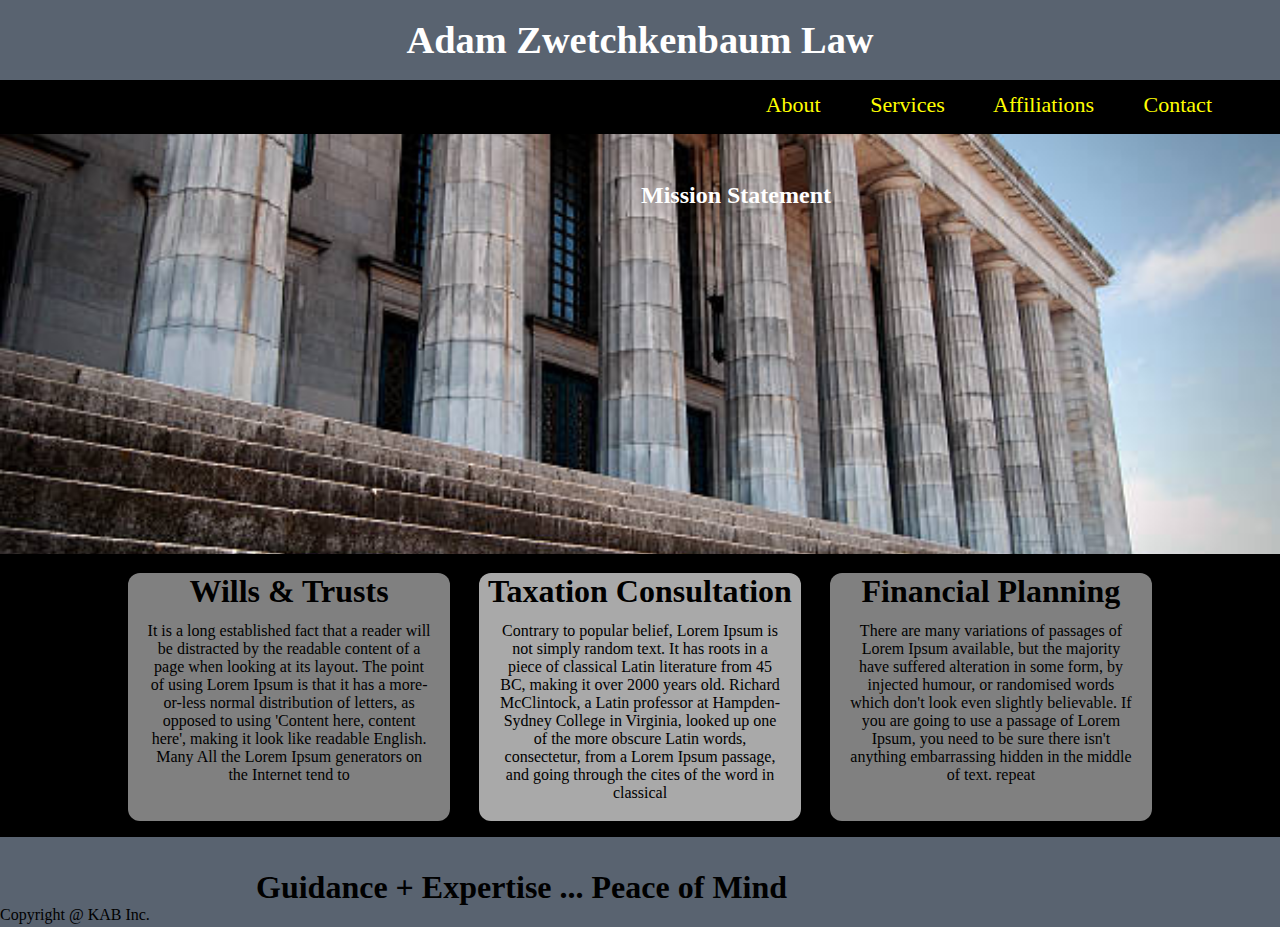
<file: index.htm>
<head>
<title> Lone Justice </title>

<link rel="styleSheet"  type="text/css"  href="CSS/frontCSS.css" />

<style>

*, *::after, *::before { 
	padding: 0; margin: 0; box-sizing: border-box;
	}
  
@media(max-width: 600px ){ 

	.container {
		display:block;
	}
	.box {
		margin-bottom: 1.6rem;
	}
	nav {
		display:flex;
	}
	nav a { padding: 12px ;}
 }

</style>

</head>

<body>

	<header> <h1> Adam Zwetchkenbaum Law </h1>  </header>
	<nav>
		<a href="./Pages/About.html"> About</a> 
		<a href="./Pages/formSubmit.html"> Services</a> 
		<a href="./Pages/formSMTP.html">Affiliations </a>
		<a href="./Pages/formSpree.html">Contact</a> 
	</nav>
   
 	<div class="showcase"> 
		<h2> Mission Statement </h2>
		<!--
		<p>quality legal advice available. </p>
		<ul>
			<li>guidance  </li>
			<li> protection</li>
			<li> reassurance </li>
		</ul>
		<p>efficient cost effective povide high    from prosecustion</p>
		-->
	</div>

	<div class="container">

		<section  class="box">
		<h1>Wills & Trusts</h1>
		<p>It is a long established fact that a reader will be distracted by the readable content of a page when looking at its layout. The point of using Lorem Ipsum is that it has a more-or-less normal distribution of letters, as opposed to using 'Content here, content here', making it look like readable English. Many  All the Lorem Ipsum generators on the Internet tend to </p>
 		</section>
 
 		<section  class="box" style="background-color:darkgray;" >
		<h1>Taxation Consultation</h1>
		<p>Contrary to popular belief, Lorem Ipsum is not simply random text. It has roots in a piece of classical Latin literature from 45 BC, making it over 2000 years old. Richard McClintock, a Latin professor at Hampden-Sydney College in Virginia, looked up one of the more obscure Latin words, consectetur, from a Lorem Ipsum passage, and going through the cites of the word in classical    </p>
 		</section>
 
 		<section  class="box">
		<h1>Financial Planning</h1>
		<p>There are many variations of passages of Lorem Ipsum available, but the majority have suffered alteration in some form, by injected humour, or randomised words which don't look even slightly believable. If you are going to use a passage of Lorem Ipsum, you need to be sure there isn't anything embarrassing hidden in the middle of text. repeat   </p>
 		</section>
	</div>
 
 
 <footer>
 <h1> Guidance + Expertise  ... Peace of Mind </h1>
 <p>Copyright @ KAB Inc.</p>
 </footer>
 

</body>
</file>
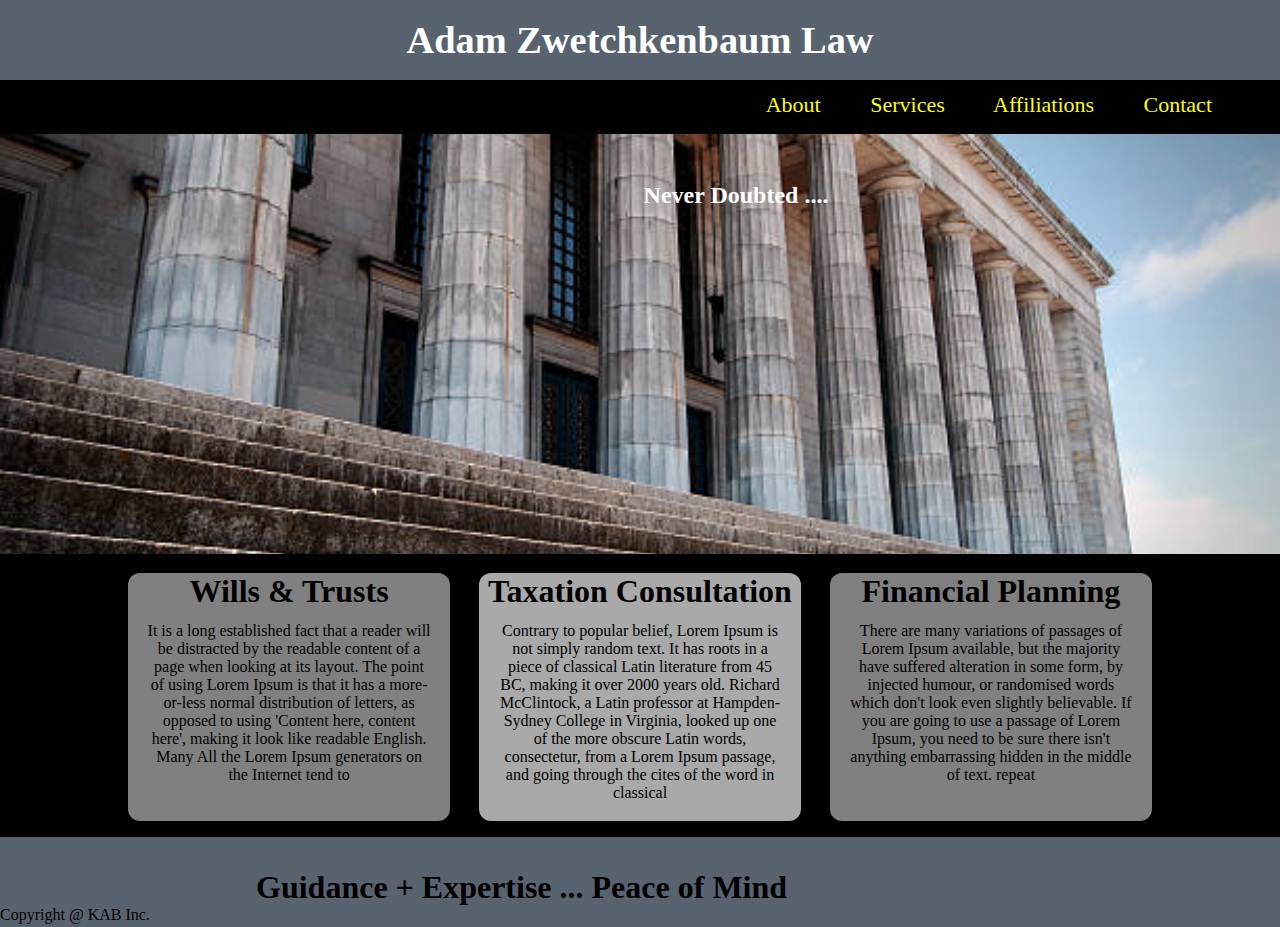
<file: index.html>
<head>
<title> Lone Justice </title>

<link rel="styleSheet"  type="text/css"  href="CSS/frontCSS.css" />

<style>

*, *::after, *::before { 
	padding: 0; margin: 0; box-sizing: border-box;
	}
  
@media(max-width: 600px ){ 

	.container {
		display:block;
	}
	.box {
		margin-bottom: 1.6rem;
	}
	nav {
		display:flex;
	}
	nav a { padding: 12px ;}
 }

</style>

</head>

<body>

	<header> <h1> Adam Zwetchkenbaum Law </h1>  </header>
	<nav>
		<a href="./Pages/About.html"> About</a> 
		<a href="./Pages/formSubmit.html"> Services</a> 
		<a href="./Pages/formSMTP.html">Affiliations </a>
		<a href="./Pages/formSpree.html">Contact</a> 
	</nav>
   
 	<div class="showcase"> 
		<h2> Never Doubted .... </h2>
		<!--
		<p>quality legal advice available. </p>
		<ul>
			<li>guidance  </li>
			<li> protection</li>
			<li> reassurance </li>
		</ul>
		<p>efficient cost effective povide high    from prosecustion</p>
		-->
	</div>

	<div class="container">

		<section  class="box">
		<h1>Wills & Trusts</h1>
		<p>It is a long established fact that a reader will be distracted by the readable content of a page when looking at its layout. The point of using Lorem Ipsum is that it has a more-or-less normal distribution of letters, as opposed to using 'Content here, content here', making it look like readable English. Many  All the Lorem Ipsum generators on the Internet tend to </p>
 		</section>
 
 		<section  class="box" style="background-color:darkgray;" >
		<h1>Taxation Consultation</h1>
		<p>Contrary to popular belief, Lorem Ipsum is not simply random text. It has roots in a piece of classical Latin literature from 45 BC, making it over 2000 years old. Richard McClintock, a Latin professor at Hampden-Sydney College in Virginia, looked up one of the more obscure Latin words, consectetur, from a Lorem Ipsum passage, and going through the cites of the word in classical    </p>
 		</section>
 
 		<section  class="box">
		<h1>Financial Planning</h1>
		<p>There are many variations of passages of Lorem Ipsum available, but the majority have suffered alteration in some form, by injected humour, or randomised words which don't look even slightly believable. If you are going to use a passage of Lorem Ipsum, you need to be sure there isn't anything embarrassing hidden in the middle of text. repeat   </p>
 		</section>
	</div>
 
 
 <footer>
 <h1> Guidance + Expertise  ... Peace of Mind </h1>
 <p>Copyright @ KAB Inc.</p>
 </footer>
 

</body>
</file>
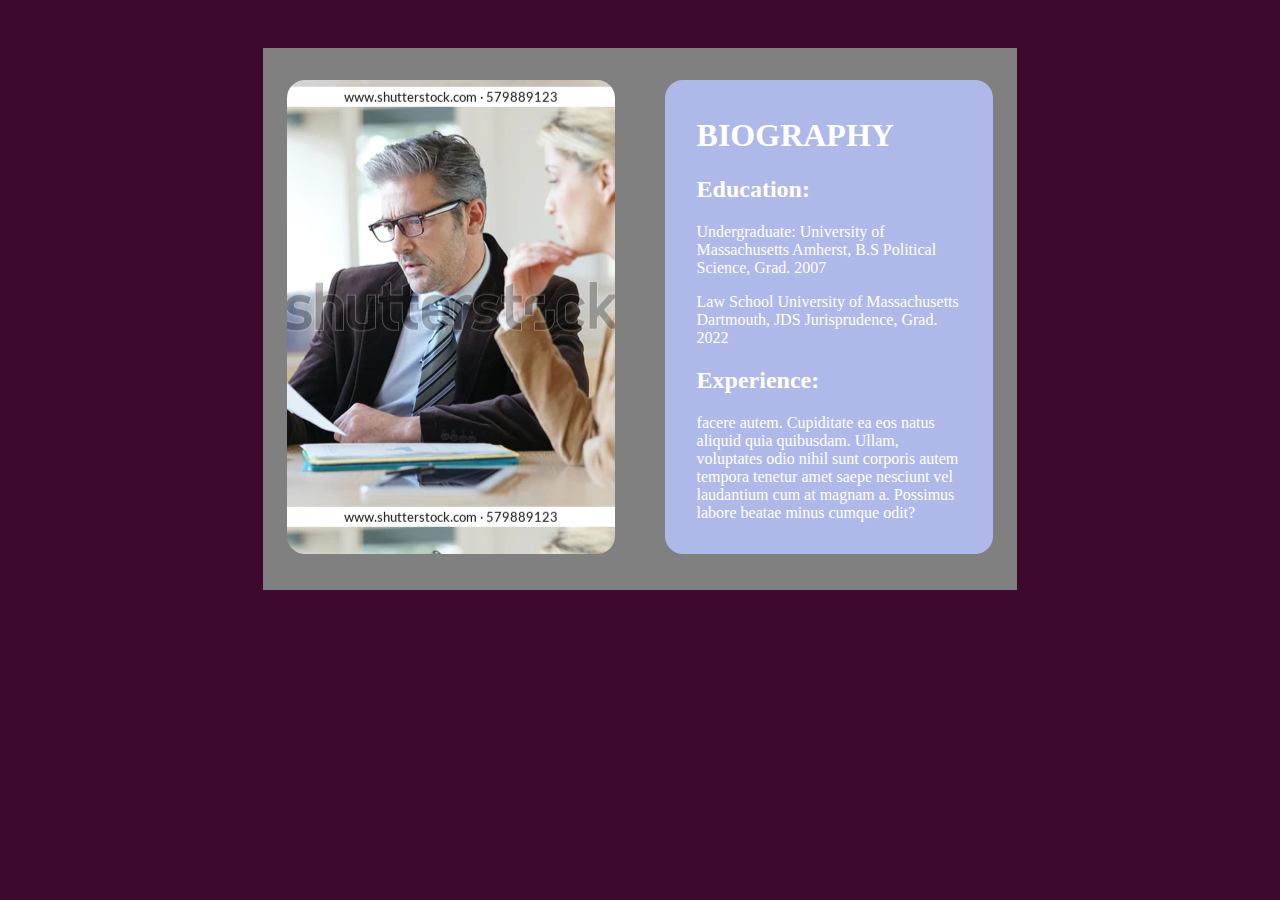
<file: Pages/About.html>
<html>

<head>
<style>
   

body {
background-color: rgb(63, 9, 45);
max-width: 820px;
margin:auto;

}


 .container {
        width: 94%;
        background-color: gray;
        display:block;
        margin: 3em auto;
        padding-top: 2em;
}


.box_img {
    background-color: rgb(140, 238, 177);
    background-image: url('../Images/woman-meeting-notary-advice-600w-579889123.webp');
    background-position: center cneter;

    height: 34vh; 
   /* height: auto; */
    margin: 0 1em 2em;
    padding: 4em 2em;
    border-radius: 18px;
    color: white;
}

.box {
    background-color: rgb(175, 185, 233);
    margin: 0 1em 2em;
    padding: 1em 2em;
    border-radius: 18px;
    color: white;
   /* min-width: 500px; */
}

@media ( min-width: 600px)
{

    .container {
        width: 92%;
        background-color: gray;
        display: flex;
     /*   grid-template-columns: 1fr 1fr;
        grid-gap: 24px; */
       justify-content: space-around;
        align-items:stretch ;
        max-width: 800px;
    }

    .box_img {
     background-color: rgb(140, 238, 177);
     background-image: url('../Images/woman-meeting-notary-advice-600w-579889123.webp');
     background-position: center center;
     height: auto;
     flex-basis: 35%; 
     align-self: stretch; 
     border-radius: 18px;
     color: white;
     margin: 0 0 4vh;
    /* min-height: 38vh; */
    }
 
    .box {
    background-color: rgb(175, 185, 233); 
    flex-basis: 35%; 
    height: auto;
    margin: 0 0 4vh 0;
    border-radius: 18px;
    color: white;
    /* min-width: 500px; */
    }

}


</style>


</head>
    <body>


    <div class="container">

        <section class="box_img">
           <!--  <h1>  Img box</h1>
            <img src="Images\woman-meeting-notary-advice-600w-579889123.webp" width="220" alt="Add Picture"> -->
        </section>
        


    <section class="box">
        <h1>  BIOGRAPHY</h1>
        <h2>  Education:</h2>
        <p>  Undergraduate: University of Massachusetts Amherst, B.S Political Science, Grad. 2007  </p>
        <p>  Law School University of Massachusetts Dartmouth, JDS Jurisprudence, Grad. 2022  </p>
        <h2>  Experience:</h2>
         <p>  facere autem. Cupiditate ea eos natus aliquid
                 quia quibusdam. Ullam, voluptates odio nihil sunt corporis autem tempora tenetur
                  amet saepe nesciunt vel laudantium cum at magnam a. Possimus labore beatae minus cumque odit?
        </p>
    </section>

    </div>
        
    </body>




</html>
</file>
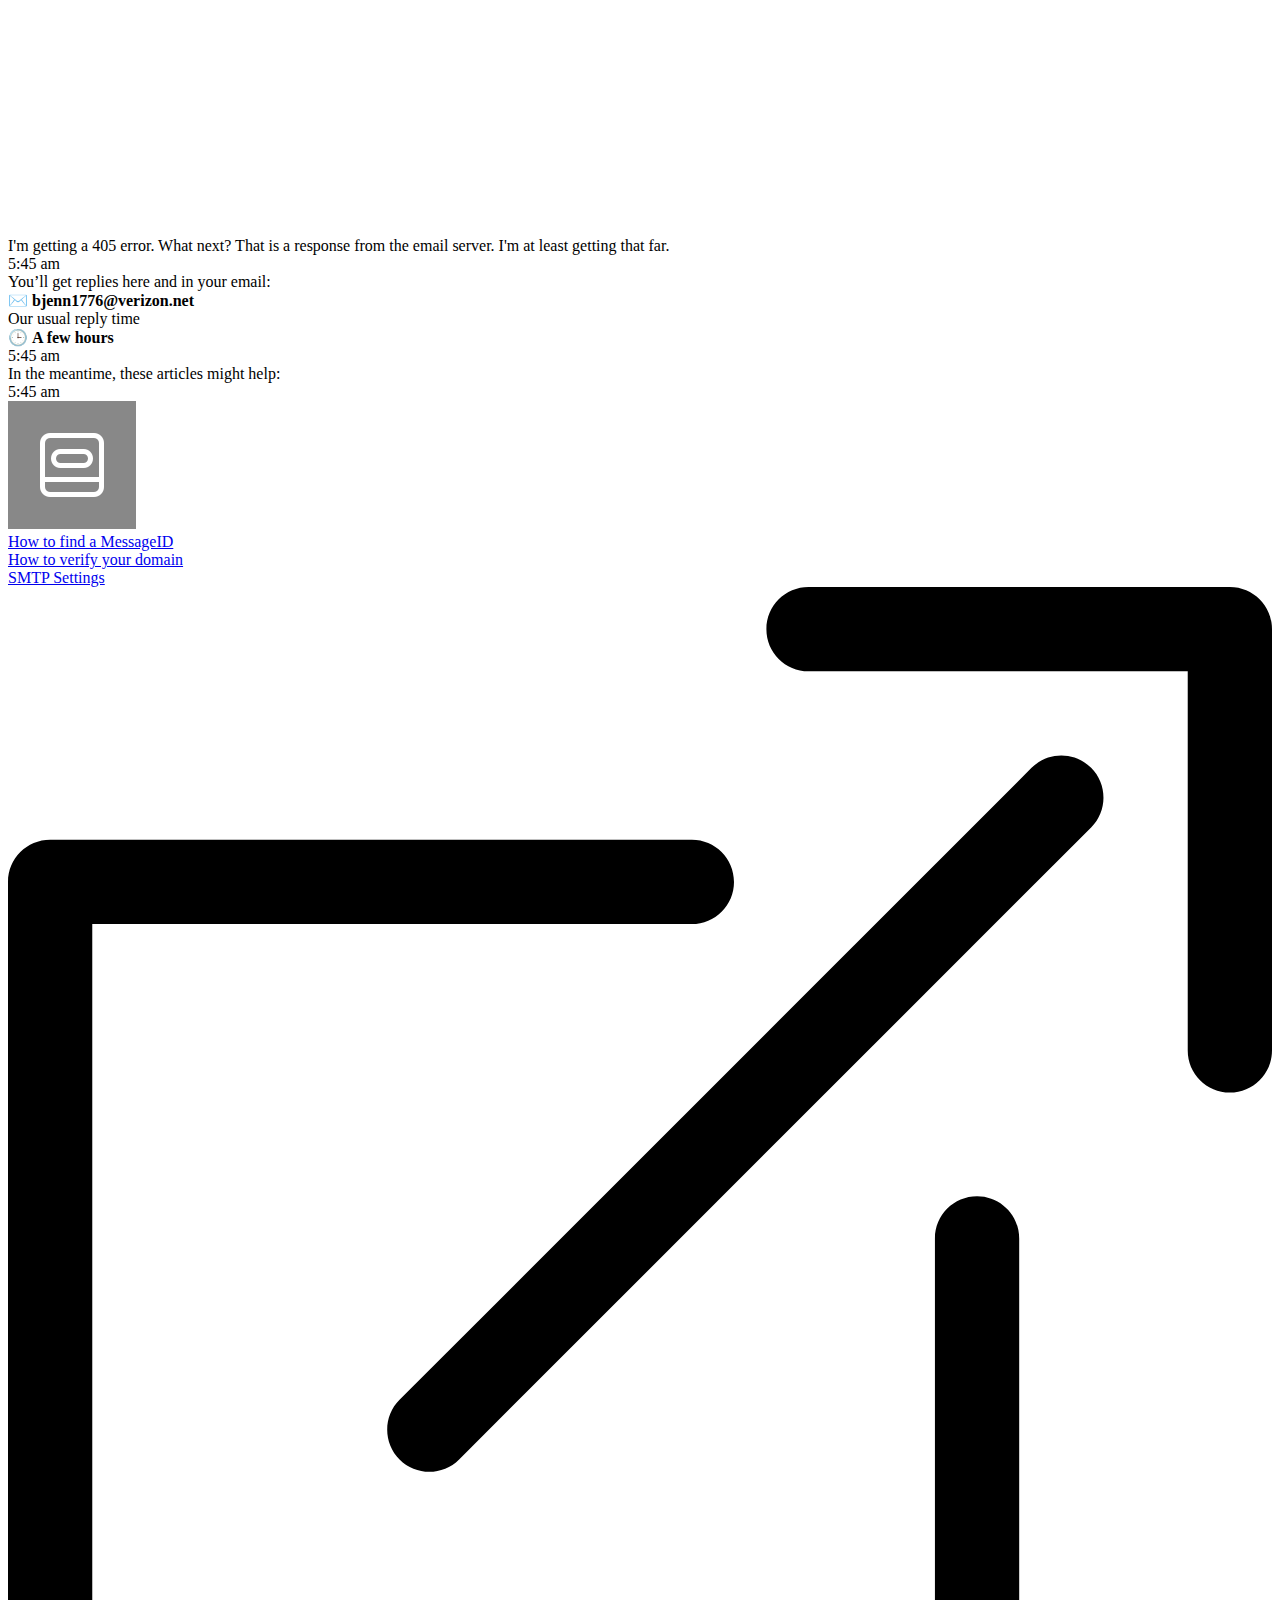
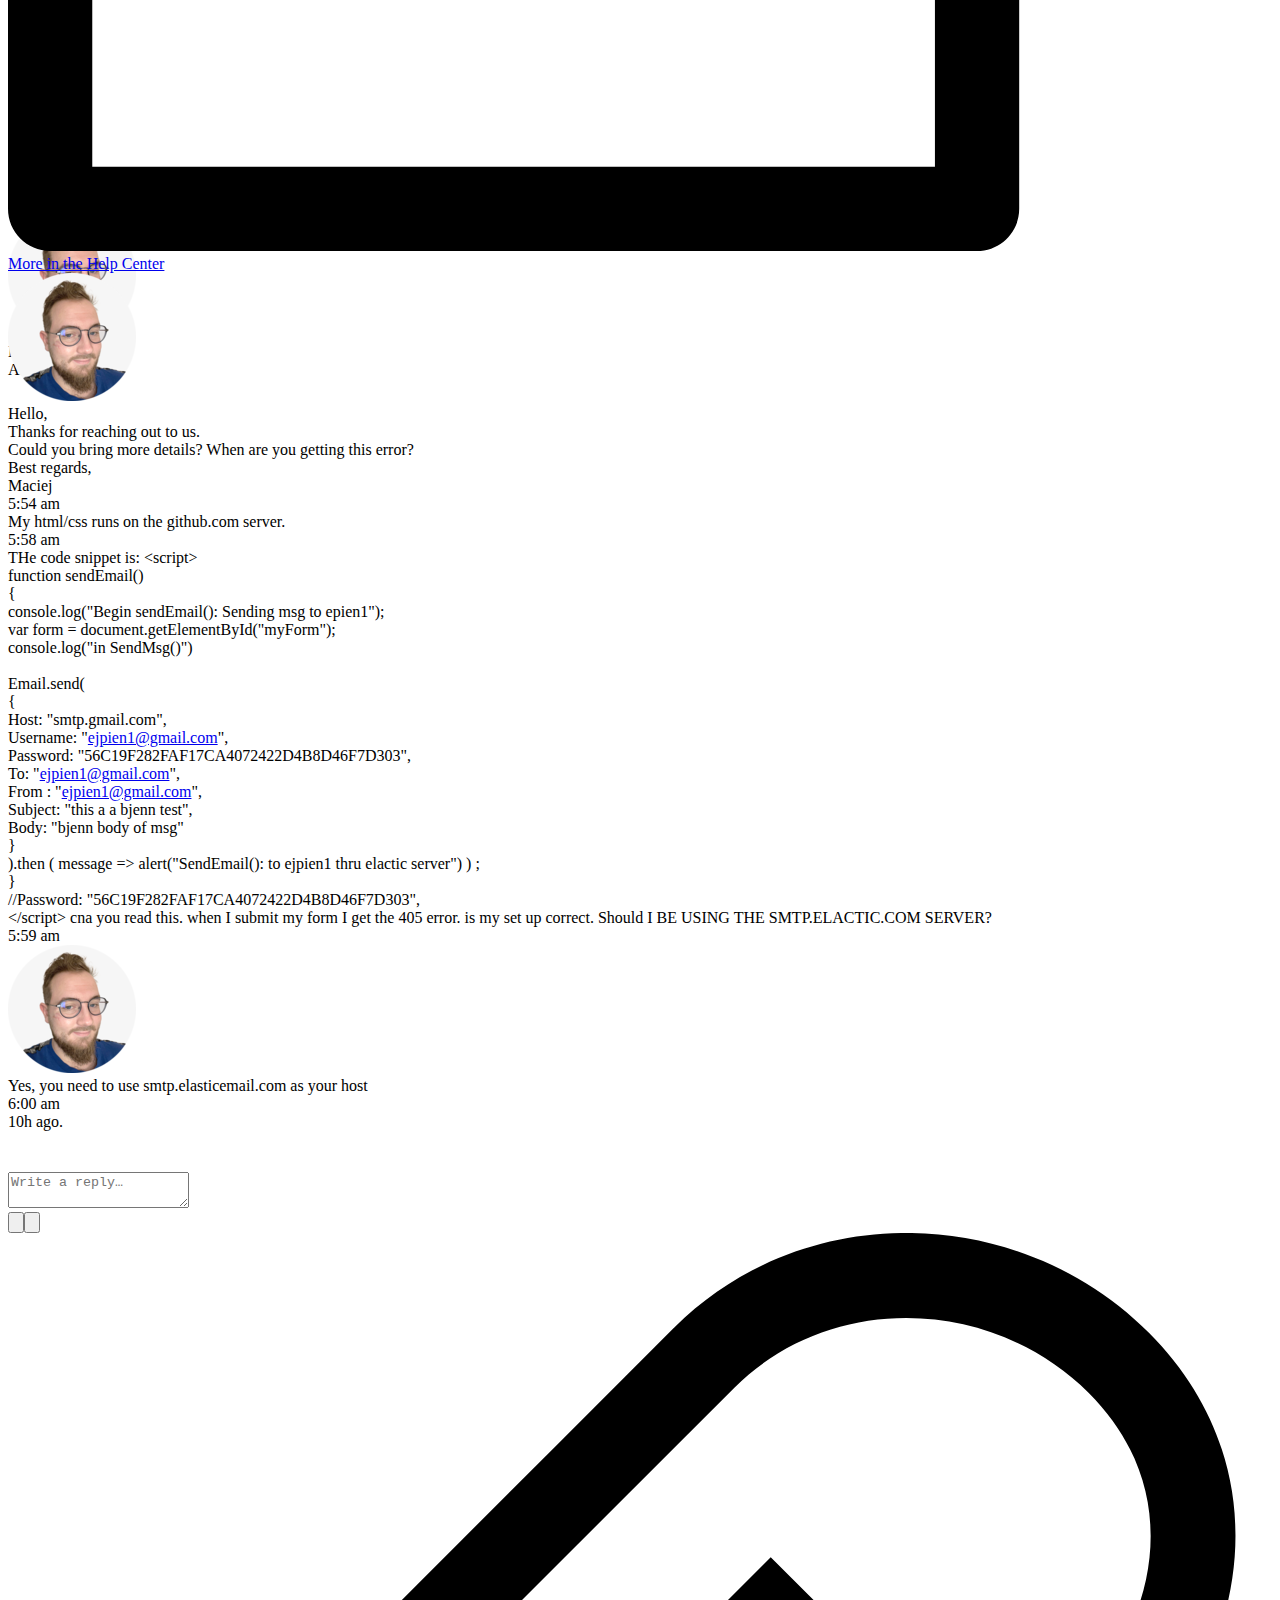
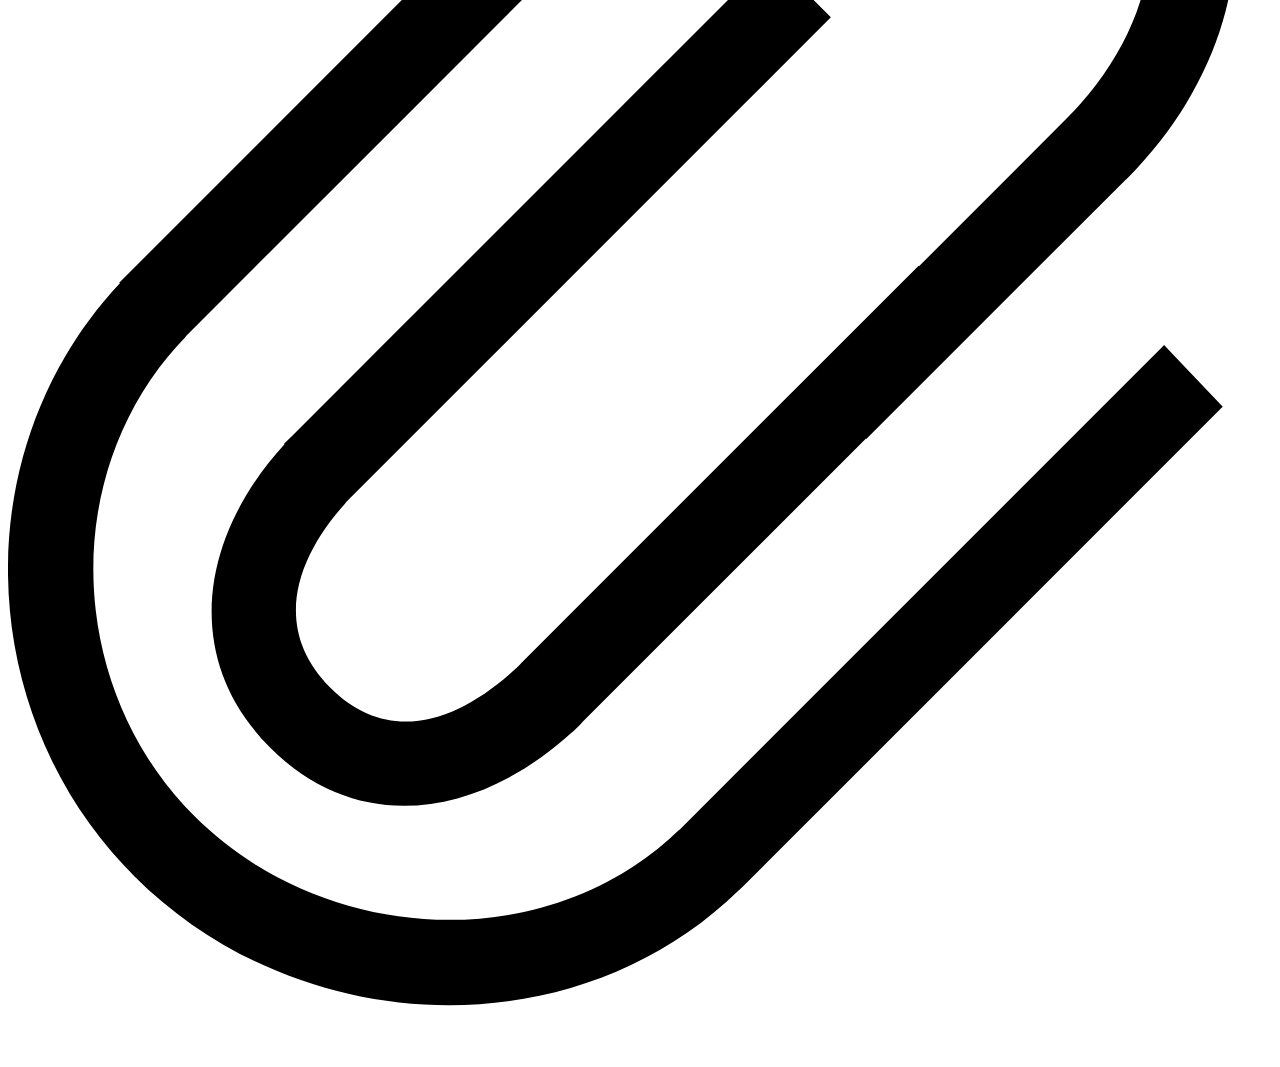
<file: Images/EmailAPI - Dashboard_files/login_002.html>
<!DOCTYPE html>
<html lang="en"><head>
<meta http-equiv="content-type" content="text/html; charset=UTF-8">
      <title>Intercom Live Chat</title>
      <!-- base href="https://app.elasticemail.com/login" -->
    <style data-emotion="intercom-global"></style><style data-emotion="intercom"></style></head>
    <body id="intercom-container-body" dir="ltr" class="">
      <div id="intercom-container" class="intercom-namespace" role="main" aria-live="polite"><div tabindex="-1" role="region"><div><div class="intercom-messenger intercom-messenger-conversation intercom-183lms4 e1gli0d30" tabindex="0"><div tabindex="-1" aria-label="Close" aria-hidden="true" role="button" class="intercom-1r9pix7 e1jjo5ve0"><div class="intercom-1wfu0cf e1jjo5ve1"><svg focusable="false" aria-hidden="true" class="intercom-s470fx e1jjo5ve2"><g stroke="none" stroke-width="1" fill="none" fill-rule="evenodd"><g transform="translate(-340.000000, -32.000000)" fill="#ffffff"><polygon points="350.656537 44 346 39.343463 341.343463 44 340 42.656537 344.656537 38 340 33.343463 341.343463 32 346 36.656537 350.656537 32 352 33.343463 347.343463 38 352 42.656537"></polygon></g></g></svg></div></div><div class="intercom-messenger-header intercom-yg1g1a e17rpfdr0" style="height: 75px;"><div><div class="intercom-1fk5vyb e1lgxlv31 intercom-messenger-header-view-appear-done intercom-messenger-header-view-enter-done"><div class="intercom-messenger-header-buttons-back-button intercom-18r30ow e40f3ct0" aria-label="Back" role="button" tabindex="0"><div class="intercom-16c3u2u e40f3ct1"><svg focusable="false" aria-hidden="true" class="intercom-6a43gu ea0dzra0"><g fill="none"><g fill="#FFF"><polygon transform="translate(-40 -29)translate(47.071068 36.071068)rotate(-315)translate(-47.071068 -36.071068)" points="44.3 38.8 44.3 31.1 42.1 31.1 42.1 40 42.1 41.1 52.1 41.1 52.1 38.8"></polygon></g></g></svg></div></div><div class="intercom-0 e1lgxlv30"><div class="intercom-0 e18m0srq0"><div style="opacity: 0;" aria-hidden="true" class="intercom-vogqpn e18m0srq1"><div class="intercom-1hzc3bv e18m0srq2"><div size="60" class="intercom-1d2c0g0 evxuo3e0"><img src="login_data_002/1642673121-1658235695.png" alt="Maciej profile"></div><div class="intercom-bw928f e9f496v0"></div></div><div class="intercom-1p486de e18m0srq3"><h3 class="intercom-yv9t0x e18m0srq4">Maciej</h3><div class="intercom-1w8ueyg e18m0srq5">Away</div></div><div class="intercom-pep080 e18m0srq8"><div class="intercom-5ec0mg e18m0srq18"><svg focusable="false" aria-hidden="true" viewBox="0 0 18 18" class="intercom-1dhdkjz e10dfw480"><g stroke-width="1" fill-rule="evenodd" stroke-linecap="round" stroke-linejoin="round" fill="none"><g stroke="#FFF"><path d="M16.7 9C16.7 13.2 13.2 16.7 9 16.7 4.8 16.7 1.3 13.2 1.3 9 1.3 4.8 4.8 1.3 9 1.3 13.2 1.3 16.7 4.8 16.7 9L16.7 9Z"></path><path d="M14.7 3.8C14.7 3.8 14.3 5.7 13 6.3 11.7 6 10.3 7 10.7 7 11 7 11.3 8.3 11.3 8.3 11.7 8.7 12.3 8.3 12.3 8.3 13.2 9.2 11 10.7 11 11 11 11.3 11.8 11.5 11.3 12 10.8 12.5 10.3 12.7 10.3 12.7 10.3 14.3 8.7 14.3 8.3 14.3 8 14.3 7.3 13 7.3 12.7 7.3 12.3 7.7 12 7.7 11.7 7.7 11.3 7 10.7 7 10.7 7 9.3 6 9.7 5 9.7 4 9.7 4 8.3 4 8.3 4 8.3 4 6 5.7 5.7 7.3 5.3 7.3 6 7.3 6 8 6.7 9.3 6 10 6 10 6 10.3 3.7 9.7 4 9 4.3 8.4 4.1 8.3 3.3 8.2 2.3 11.2 1.7 11.2 1.7"></path></g></g></svg>10:36 pm in Gdansk, Poland</div></div></div><div style="opacity: 1;" aria-hidden="false" aria-expanded="false" tabindex="0" role="button" aria-label="Expand header" class="intercom-w6t2bk e18m0srq10"><div class="intercom-1vd65w7 e18m0srq11"><div class="intercom-ckru8z e18m0srq12"><div size="32" class="intercom-1c4nbul evxuo3e0"><img src="login_data_002/1642673121-1658235695.png" alt="Maciej profile"></div><div class="intercom-bw928f e9f496v0"></div></div><div class="intercom-1l3b8z5 e18m0srq13"><div class="intercom-1j92jke e18m0srq14">Maciej</div><div class="intercom-1nqszvx e18m0srq16">Away</div></div></div></div></div></div></div></div></div><div class="intercom-1xafcqx ens34ad0"><div class="intercom-conversation intercom-1pbku8t elmmg9z0" tabindex="-1" role="presentation"><div class="intercom-conversation-body intercom-1c7e4kj eblj7bh0"><div class="intercom-conversation-body-parts intercom-90ug9k eblj7bh2" style="bottom: 56px;" tabindex="0" aria-live="assertive" aria-atomic="false" role="alert"><div class="intercom-conversation-body-main-group"><div class="intercom-dj4xvs e1lfi5hh0"><div style="transform: translateY(0px);" class="intercom-19eruh8 e1lfi5hh1"><div><div tabindex="-1" class="intercom-1rzdefs eqhze2h0"><div class="intercom-1e0aqob e1a7e1h30"><div class="intercom-comment intercom-16vly1n e1en7ww91"><div tabindex="-1" class="intercom-1r0rgym er4a1r20"><div class="intercom-block-paragraph e16pl8n50 intercom-1l8ns5d">I'm getting a 405 error. What next? That is a response from the email server. I'm at least getting that far.</div></div><div class="intercom-18hwmrg e1en7ww90">5:45 am</div></div></div><div></div></div><div tabindex="-1" class="intercom-17mm2qa eqhze2h0"><div class="intercom-1pd0uwq e1a7e1h30"><div class="intercom-comment intercom-1ooexjx e1en7ww91"><div tabindex="-1" class="intercom-1r0rgym er4a1r20"><div class="intercom-block-paragraph e16pl8n50 intercom-1l8ns5d">You’ll get replies here and in your email:<br>✉️ <b>bjenn1776@verizon.net</b></div><div class="intercom-block-paragraph e16pl8n50 intercom-1l8ns5d">Our usual reply time<br>🕒 <b>A few hours</b></div></div><div class="intercom-18hwmrg e1en7ww90">5:45 am</div></div></div><div></div></div><div tabindex="-1" class="intercom-17mm2qa eqhze2h0"><div class="intercom-1pd0uwq e1a7e1h30"><div class="intercom-comment intercom-1ooexjx e1en7ww91"><div tabindex="-1" class="intercom-1r0rgym er4a1r20"><div class="intercom-block-paragraph e16pl8n50 intercom-1l8ns5d">In the meantime, these articles might help:</div></div><div class="intercom-18hwmrg e1en7ww90">5:45 am</div></div></div><div></div></div><div tabindex="-1" class="intercom-1uifxzo eqhze2h0"><div class="intercom-1i5u9pi ezy7gx80"><div class="intercom-u8isct ezy7gx87"><div size="32" class="intercom-1c4nbul evxuo3e0"><img src="login_data_002/128-10ee062f48e0940906c058aecb8a44c7a02acfc5e35d0fc9a3098161.png" alt="Ella profile"></div></div><div class="intercom-12w3eyd ezy7gx89"><a href="http://help.elasticemail.com/en/articles/2300647-how-to-find-a-messageid?utm_content=article_2300647" rel="nofollow noreferrer noopener" target="_blank" tabindex="0" class="intercom-9ghiuf ezy7gx81"><div class="intercom-1kuvg3o ezy7gx812"><div><div type="educate.suggestion" class="intercom-0 ezy7gx82">How to find a MessageID</div></div></div></a><a href="http://help.elasticemail.com/en/articles/4934400-how-to-verify-your-domain?utm_content=article_4934400" rel="nofollow noreferrer noopener" target="_blank" tabindex="0" class="intercom-9ghiuf ezy7gx81"><div class="intercom-1kuvg3o ezy7gx812"><div><div type="educate.suggestion" class="intercom-0 ezy7gx82">How to verify your domain</div></div></div></a><a href="http://help.elasticemail.com/en/articles/4803409-smtp-settings?utm_content=article_4803409" rel="nofollow noreferrer noopener" target="_blank" tabindex="0" class="intercom-9ghiuf ezy7gx81"><div class="intercom-1kuvg3o ezy7gx812"><div><div type="educate.suggestion" class="intercom-0 ezy7gx82">SMTP Settings</div></div></div></a><a href="http://help.elasticemail.com/?conversation_id=112877600750329&amp;amp;utm_content=suggestions-fallback&amp;amp;utm_source=operator" rel="nofollow noreferrer noopener" target="_blank" tabindex="0" class="intercom-9ghiuf ezy7gx81"><div class="intercom-1kuvg3o ezy7gx812"><div><div type="educate.help_center" class="intercom-0 ezy7gx82"><span class="intercom-0 ezy7gx83"><svg focusable="false" aria-hidden="true" viewBox="0 0 15 15" version="1.1" xmlns="http://www.w3.org/2000/svg" class="intercom-1konc81 e1tmkw1z0"><g stroke-width="1" fill-rule="evenodd"><g fill-rule="nonzero"><g><path d="M1,14 L1,4 L8.11538462,4 C8.39152699,4 8.61538462,3.77614237 8.61538462,3.5 C8.61538462,3.22385763 8.39152699,3 8.11538462,3 L0.5,3 C0.223857625,3 0,3.22385763 0,3.5 L0,14.5 C0,14.7761424 0.223857625,15 0.5,15 L11.5,15 C11.7761424,15 12,14.7761424 12,14.5 L12,7.73076923 C12,7.45462686 11.7761424,7.23076923 11.5,7.23076923 C11.2238576,7.23076923 11,7.45462686 11,7.73076923 L11,14 L1,14 Z"></path><path d="M5.35355339,10.3535534 L12.8535534,2.85355339 C13.0488155,2.65829124 13.0488155,2.34170876 12.8535534,2.14644661 C12.6582912,1.95118446 12.3417088,1.95118446 12.1464466,2.14644661 L4.64644661,9.64644661 C4.45118446,9.84170876 4.45118446,10.1582912 4.64644661,10.3535534 C4.84170876,10.5488155 5.15829124,10.5488155 5.35355339,10.3535534 Z"></path><path d="M14,5.5 C14,5.77614237 14.2238576,6 14.5,6 C14.7761424,6 15,5.77614237 15,5.5 L15,0.5 C15,0.223857625 14.7761424,9.43689571e-16 14.5,8.8817842e-16 L9.5,0 C9.22385763,-4.90527396e-17 9,0.223857625 9,0.5 C9,0.776142375 9.22385763,1 9.5,1 L14,1 L14,5.5 Z"></path></g></g></g></svg></span><span>More in the Help Center</span></div></div></div></a></div></div><div></div></div><div tabindex="-1" class="intercom-1uifxzo eqhze2h0"><div class="intercom-1pd0uwq e1a7e1h30"><div class="intercom-6sa1y5 e1vfmq2u0"><div size="32" class="intercom-1c4nbul evxuo3e0"><img src="login_data_002/1642673121-1658235695.png" alt="Maciej profile"></div></div><div class="intercom-comment intercom-1ooexjx e1en7ww91"><div tabindex="-1" class="intercom-1r0rgym er4a1r20"><div class="intercom-block-paragraph e16pl8n50 intercom-1lx4dsh">Hello,</div><div class="intercom-block-paragraph e16pl8n50 intercom-1lx4dsh"> </div><div class="intercom-block-paragraph e16pl8n50 intercom-1lx4dsh">Thanks for reaching out to us.</div><div class="intercom-block-paragraph e16pl8n50 intercom-1lx4dsh">Could you bring more details? When are you getting this error?</div><div class="intercom-block-paragraph e16pl8n50 intercom-1lx4dsh"> </div><div class="intercom-block-paragraph e16pl8n50 intercom-1lx4dsh">Best regards,</div><div class="intercom-block-paragraph e16pl8n50 intercom-1lx4dsh">Maciej</div></div><div class="intercom-18hwmrg e1en7ww90">5:54 am</div></div></div><div></div></div><div tabindex="-1" class="intercom-2ycfi8 eqhze2h0"><div class="intercom-1e0aqob e1a7e1h30"><div class="intercom-comment intercom-16vly1n e1en7ww91"><div tabindex="-1" class="intercom-1r0rgym er4a1r20"><div class="intercom-block-paragraph e16pl8n50 intercom-1l8ns5d">My html/css runs on the github.com server.</div></div><div class="intercom-18hwmrg e1en7ww90">5:58 am</div></div></div><div></div></div><div tabindex="-1" class="intercom-1rzdefs eqhze2h0"><div class="intercom-1e0aqob e1a7e1h30"><div class="intercom-comment intercom-16vly1n e1en7ww91"><div tabindex="-1" class="intercom-1r0rgym er4a1r20"><div class="intercom-block-paragraph e16pl8n50 intercom-1l8ns5d">THe code snippet is:  &lt;script&gt;  <br>    function sendEmail()<br>    {<br>        console.log("Begin sendEmail(): Sending msg  to epien1");<br>        var form = document.getElementById("myForm");<br>        console.log("in SendMsg()")<br>        <br>        Email.send(<br>            {<br>                Host:     "smtp.gmail.com",<br>                Username: "<a href="mailto:ejpien1@gmail.com" rel="nofollow noopener noreferrer" target="_blank">ejpien1@gmail.com</a>",<br>                Password: "56C19F282FAF17CA4072422D4B8D46F7D303",<br>                To:       "<a href="mailto:ejpien1@gmail.com" rel="nofollow noopener noreferrer" target="_blank">ejpien1@gmail.com</a>",<br>                From :    "<a href="mailto:ejpien1@gmail.com" rel="nofollow noopener noreferrer" target="_blank">ejpien1@gmail.com</a>",<br>                Subject:  "this a a bjenn test",<br>                Body:     "bjenn body of msg"<br>            }<br>            ).then ( message =&gt; alert("SendEmail(): to ejpien1 thru elactic server") ) ; <br>    } <br>    //Password: "56C19F282FAF17CA4072422D4B8D46F7D303",<br>
    &lt;/script&gt; cna you read this. when I submit my form I get the 
405 error. is my set up correct. Should I BE USING THE SMTP.ELACTIC.COM 
SERVER?</div></div><div class="intercom-18hwmrg e1en7ww90">5:59 am</div></div></div><div></div></div><div tabindex="-1" class="intercom-xb0r9a eqhze2h0"><div class="intercom-1pd0uwq e1a7e1h30"><div class="intercom-6sa1y5 e1vfmq2u0"><div size="32" class="intercom-1c4nbul evxuo3e0"><img src="login_data_002/1642673121-1658235695.png" alt="Maciej profile"></div></div><div class="intercom-comment intercom-1ooexjx e1en7ww91"><div tabindex="-1" class="intercom-1r0rgym er4a1r20"><div class="intercom-block-paragraph e16pl8n50 intercom-1lx4dsh">Yes, you need to use smtp.elasticemail.com as your host</div></div><div class="intercom-18hwmrg e1en7ww90">6:00 am</div></div></div><div><div class="intercom-conversation-part-metadata intercom-zf9nyw e1nqkpxj0"><div class="intercom-conversation-part-metadata-save-state intercom-epvm6 e1nqkpxj1">10h ago.</div></div></div></div></div><div></div></div></div><div class="composer-suggestions-container intercom-1ttta75 eqq3twc0"><div class="intercom-xbrvud eqq3twc2"><div height="0" class="intercom-sodagl eqq3twc3"><div class="intercom-36wep1 eqq3twc5"><div class="intercom-1baulvz eqq3twc6"><button value="" style="display: none; max-width: 287px;" class=" intercom-4a2j3g eqq3twc4"></button></div></div></div></div></div></div></div></div><div class="intercom-6ve7wk e6876yz0"><div class="intercom-composer intercom-1v0j7oa e50zdj10"><pre><br></pre><textarea name="message" placeholder="Write a reply…" aria-label="Write a reply…" tabindex="0"></textarea><div></div><div></div><div></div><div class="intercom-composer-buttons intercom-hloib6 e50zdj11"><button class="intercom-composer-gif-button intercom-81diy9 e50zdj14" aria-disabled="false" aria-label="Gif picker" tabindex="0"><svg focusable="false" aria-hidden="true" viewBox="0 0 29 18"><g fill-rule="evenodd"><path d="M9 1a8 8 0 1 0 0 16h11a8 8 0 1 0 0-16H9zm0-1h11a9 9 0 0 1 0 18H9A9 9 0 0 1 9 0z" fill-rule="nonzero"></path><path d="M6.561 9.337c0-2.277 1.683-3.795 3.773-3.795 1.298 0 2.2.572 2.849 1.375l-.726.451c-.462-.594-1.243-1.012-2.123-1.012-1.606 0-2.827 1.232-2.827 2.981 0 1.738 1.221 2.992 2.827 2.992.88 0 1.606-.429 1.969-.792v-1.496H9.784v-.814h3.432v2.651a3.822 3.822 0 0 1-2.882 1.265c-2.09 0-3.773-1.529-3.773-3.806zM14.701 13V5.663h.913V13h-.913zm2.629 0V5.663h4.807v.814h-3.894v2.365h3.817v.814h-3.817V13h-.913z"></path></g></svg></button><button class="intercom-composer-emoji-button intercom-10u0d2u e50zdj12" aria-disabled="false" aria-label="Emoji picker" tabindex="0"><svg focusable="false" aria-hidden="true" viewBox="0 0 18 18"><path d="M9 0a9 9 0 1 1 0 18A9 9 0 0 1 9 0zm0 1C4.589 1 1 4.589 1 9s3.589 8 8 8 8-3.589 8-8-3.589-8-8-8zM5 6.999a1 1 0 1 1 2.002.004A1 1 0 0 1 5 6.999zm5.999 0a1.002 1.002 0 0 1 2.001 0 1 1 0 1 1-2.001 0zM8.959 13.5c-.086 0-.173-.002-.26-.007-2.44-.132-4.024-2.099-4.09-2.182l-.31-.392.781-.62.312.39c.014.017 1.382 1.703 3.37 1.806 1.306.072 2.61-.554 3.882-1.846l.351-.356.712.702-.35.356c-1.407 1.427-2.886 2.15-4.398 2.15z" fill-rule="evenodd"></path></svg></button><div class="intercom-composer-upload-button intercom-15ddcos e50zdj16" aria-label="Upload attachment" role="button" tabindex="0"><svg focusable="false" aria-hidden="true" viewBox="0 0 16 18"><path d="M14.154 6.918l-.004.003.001-.004-3.287 3.286-.006-.005-3.574 3.574c-.016.017-.03.036-.048.053l-.05.047-.043.041v-.002c-1.167 1.07-2.692 1.331-3.823.2-1.13-1.13-.89-2.677.18-3.843l-.005-.004.074-.073.016-.018c.006-.005.012-.009.017-.016l6.053-6.053.761.76-6.053 6.054-.029.028v.001l-.005.004-.073.074c.011-.01.025-.018.035-.03-.688.75-.93 1.636-.21 2.356.72.72 1.583.456 2.333-.232l-.03.034.04-.042.01-.008.008-.009.033-.03.031-.034.01-.009.007-.009 5.004-5.003.005.006 1.858-1.859c1.223-1.218 1.51-2.913.291-4.132C12.462.806 10.414.74 9.195 1.958L2.248 8.905c.003 0 .006-.002.008-.004-1.625 1.667-1.542 4.43.103 6.074 1.646 1.646 4.474 1.795 6.141.17-.003.002-.004.008-.008.012l.047-.047 6.053-6.054.042-.042.743.78-.025.021.001.002-6.05 6.05-.002.002-.002.001-.046.046h-.002c-2.094 2.04-5.578 1.894-7.652-.18-2.049-2.049-2.15-5.407-.183-7.505l-.006-.005h-.002l.076-.078 6.943-6.944.003-.002.004-.005c1.641-1.64 4.367-1.574 6.008.066 1.64 1.642 1.353 4.014-.288 5.655z" fill-rule="evenodd"></path></svg><input type="file" multiple="" style="display: none;"></div></div></div></div></div></div><div class="intercom-11ahqy3 e1zvd8h4"></div></div><div class="intercom-mlalzq e17mqux91"><div></div></div><div data-testid="article-standalone-wrapper" class="intercom-114bkgy e1feuvn40"></div></div></div></div>
    
  </body></html>
</file>
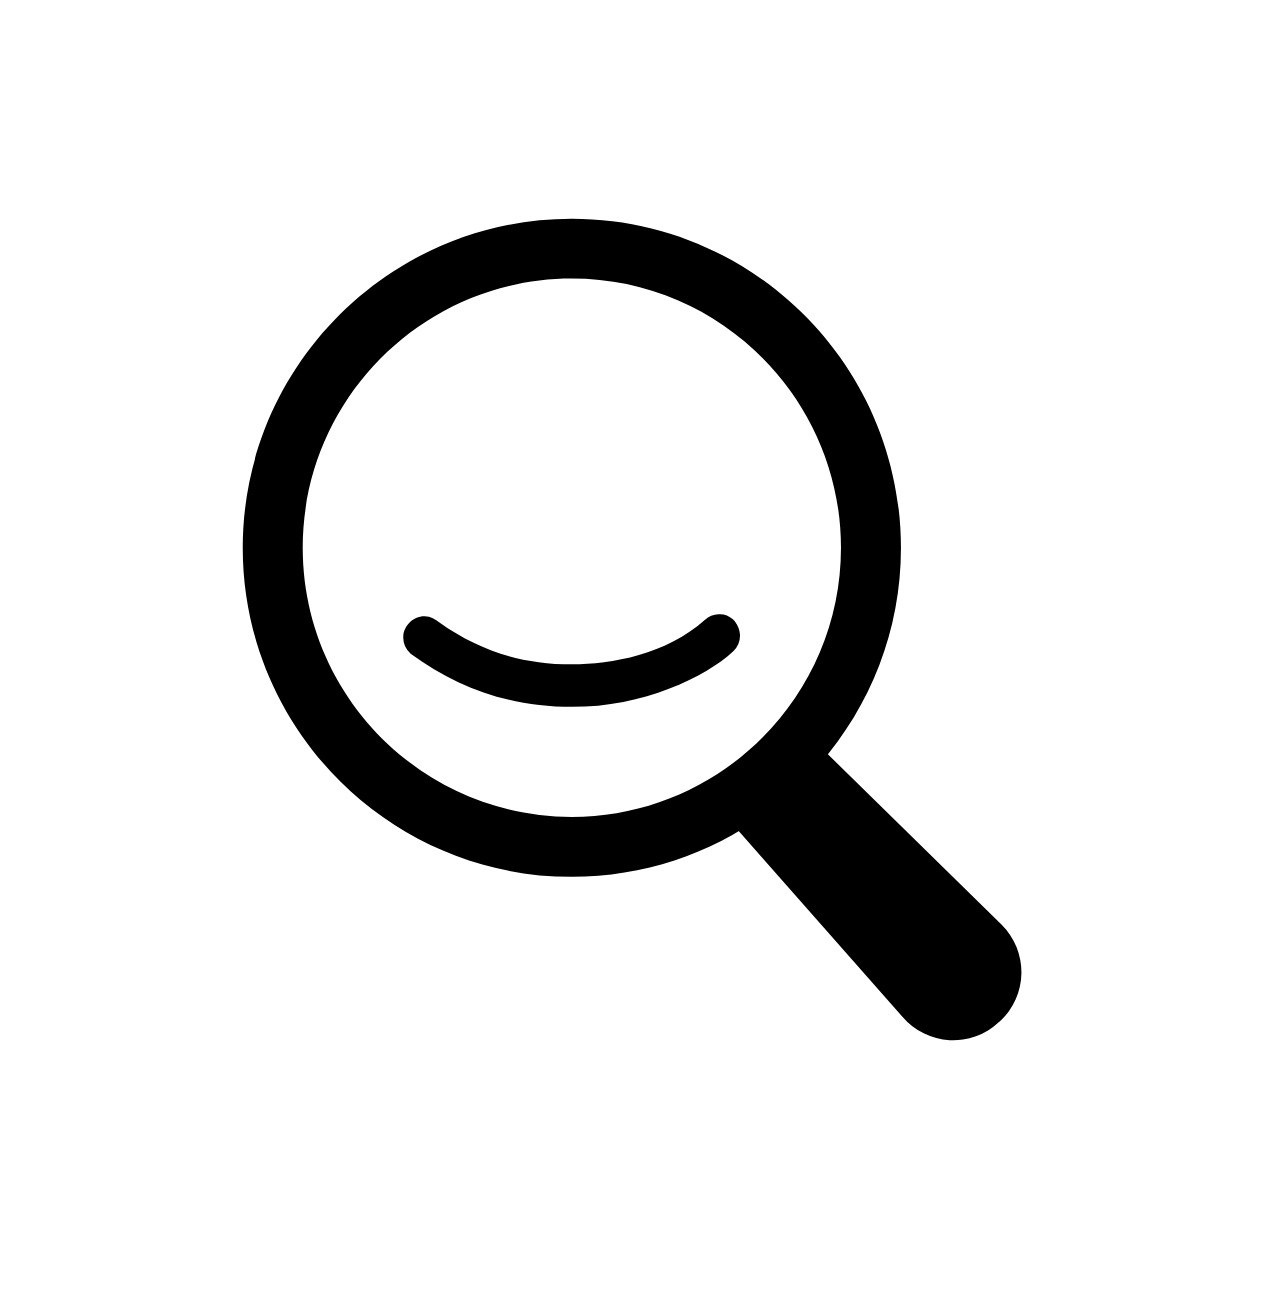
<file: Images/EmailAPI - Dashboard_files/login_003.html>
<!DOCTYPE html>
<html lang="en"><head>
<meta http-equiv="content-type" content="text/html; charset=UTF-8">
      <title>Intercom Live Chat</title>
      <!-- base href="https://app.elasticemail.com/login" -->
    <style data-emotion="intercom-global"></style><style data-emotion="intercom"></style></head>
    <body id="intercom-container-body" dir="ltr" class="">
      <div id="intercom-container" class="intercom-namespace" role="main" aria-live="polite"><div tabindex="-1" role="region"><div class="intercom-launcher intercom-launcher-active intercom-mx8hfh e4nbtsn0" aria-label="Close Intercom Messenger" role="button" tabindex="0"><div class="intercom-bvbf10 e4nbtsn2"><svg aria-hidden="true" viewBox="1 1 60 60"><path d="M27.765 42.244c-8.614 0-15.622-7.008-15.622-15.622S19.151 11 27.765 11s15.622 7.008 15.622 15.622-7.007 15.622-15.622 15.622zm0-28.398c-7.045 0-12.775 5.73-12.775 12.775s5.73 12.775 12.775 12.775 12.775-5.73 12.775-12.775-5.73-12.775-12.775-12.775z"></path><path d="M34.869 39.146l4.014-3.738 9.286 9.114a3.164 3.164 0 01-.07 4.562l-.071.066a3.163 3.163 0 01-4.561-.257l-8.598-9.747zM27.77 34.173c-2.882 0-5.412-.876-7.656-2.526a1.002 1.002 0 01-.35-.81c.008-.461.445-.969 1.02-.959.284.005.493.153.713.308 1.837 1.302 3.832 1.971 6.275 1.971 1.875 0 4.492-.476 6.314-2.118a.98.98 0 01.638-.261.92.92 0 01.686.241c.222.209.33.527.336.735a1.02 1.02 0 01-.318.775c-1.333 1.237-4.262 2.644-7.658 2.644z"></path></svg></div><div class="intercom-1f2urc1 e4nbtsn3"><svg width="24" height="24" viewBox="0 0 24 24" fill="none" xmlns="http://www.w3.org/2000/svg"><path fill-rule="evenodd" clip-rule="evenodd" d="M18.601 8.39897C18.269 8.06702 17.7309 8.06702 17.3989 8.39897L12 13.7979L6.60099 8.39897C6.26904 8.06702 5.73086 8.06702 5.39891 8.39897C5.06696 8.73091 5.06696 9.2691 5.39891 9.60105L11.3989 15.601C11.7309 15.933 12.269 15.933 12.601 15.601L18.601 9.60105C18.9329 9.2691 18.9329 8.73091 18.601 8.39897Z" fill="white"></path></svg></div></div></div></div>
    
  </body></html>
</file>
<file: CSS/frontCSS.css>
*, *::after, *::before { 
	padding: 0; margin: 0; box-sizing: border-box;
	}


body {
	background-color: black;
	}


/* header { background-color:coral; color:white; text-align:center;height:80px;} */
header   { background-color:rgb(89, 99, 112); color:white; text-align:center;height:80px;}
header  p{ text-align: center;}
header h1{ text-align: center; padding-top:18px; font-size: 2.4em;}



nav { background-color:black; color:white;
	height:54px;
	font-size: 22px;
	text-align: right;
	word-spacing:2em; padding-right:68; padding-top: 12px;}

nav a { padding-top: 5px; color:yellow; text-decoration: none;}

nav a:hover {
	background-color: blue ;
	}


.showcase {
	background-image: url('../Images/CourtHouse-612x612.jpg');
	background-color: red;
	background-repeat: no-repeat;
	background-size: cover;
	background-position: center center;
	color: white;
	height: 420px;
	display: block;
	padding: 24px 64px;
	}
 
	
.container {
	display:  grid;
	grid-template-columns: repeat(3, 1fr);
	background-color: black;
	grid-column-gap: 1.8em;
	width: 80%;
	margin: 1.2em auto 0 auto;
	/* background-image: url('Images/CourtHouse-612x612.jpg'); */
	/* padding:  0px  24px; */
	}
 

.box { background-color: gray;
	border-radius: 12px; 
	margin: 0px;
	}
		
.box h1,h2{ text-align:center;
	padding-bottom: 12px;}

.box p{ text-align:center;
	padding: 0px  1.2em 1.2em 1.2em;}


aside {
	background-color: black;
	color: 	white;
	width:  16%;
	height: 210px;
	float: 	right;
	padding: 22px 62px;
	margin-top: 12px;
	margin-left: 12px;
	box-sizing: border-box;
	}

	
aside  ul{ padding:0px; }
aside  li{ list-style:none; }

footer { 
    /* : 16px   54px; */
	margin-top: 1em;
	background-color:rgb(89, 99, 112) ;
	height: 10vh;
	}

footer h1,h2,h2 { padding: 1.0em 0 0 8em}


@media(max-width: 600px ){ 

	.container {
		display:block;
	}
	.box {
		margin-bottom: 1.6rem;
	}
	nav {
		display:flex;
	}
	nav a { padding: 12px ;}
 }
</file>
